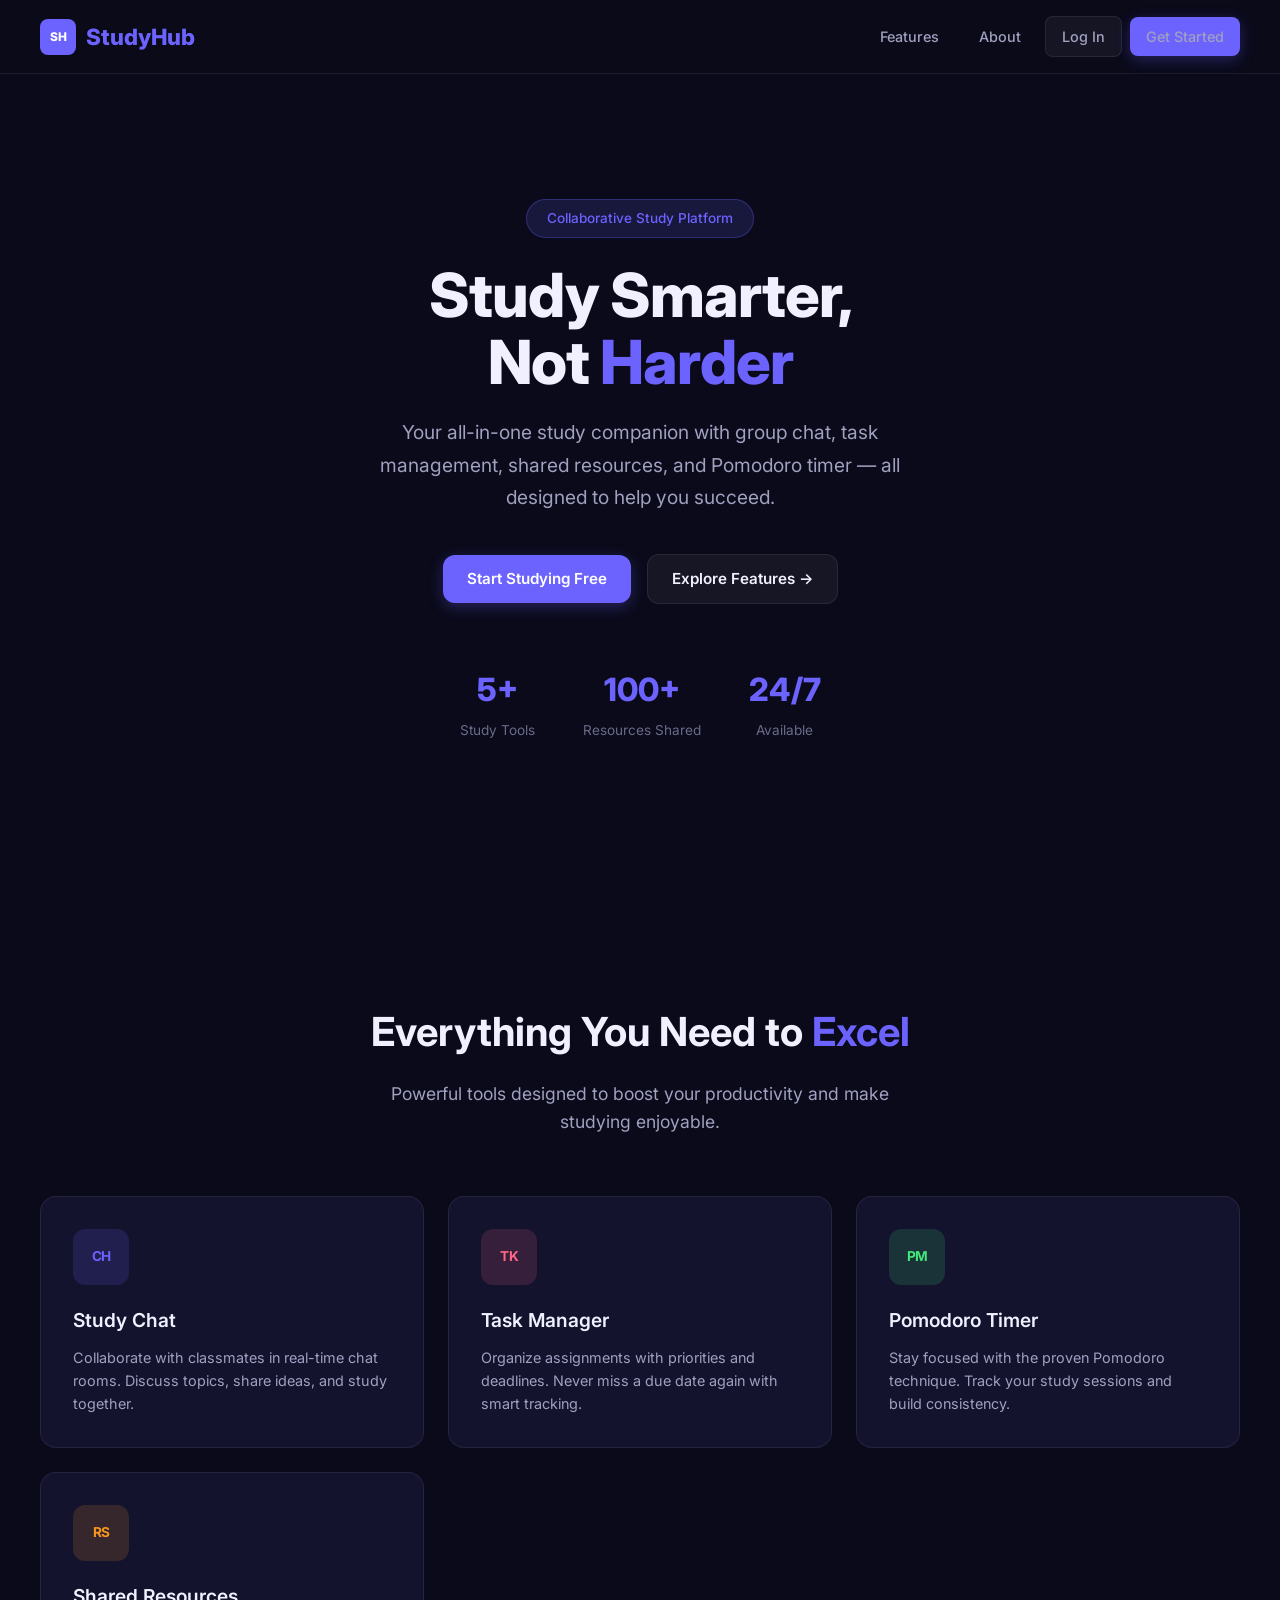
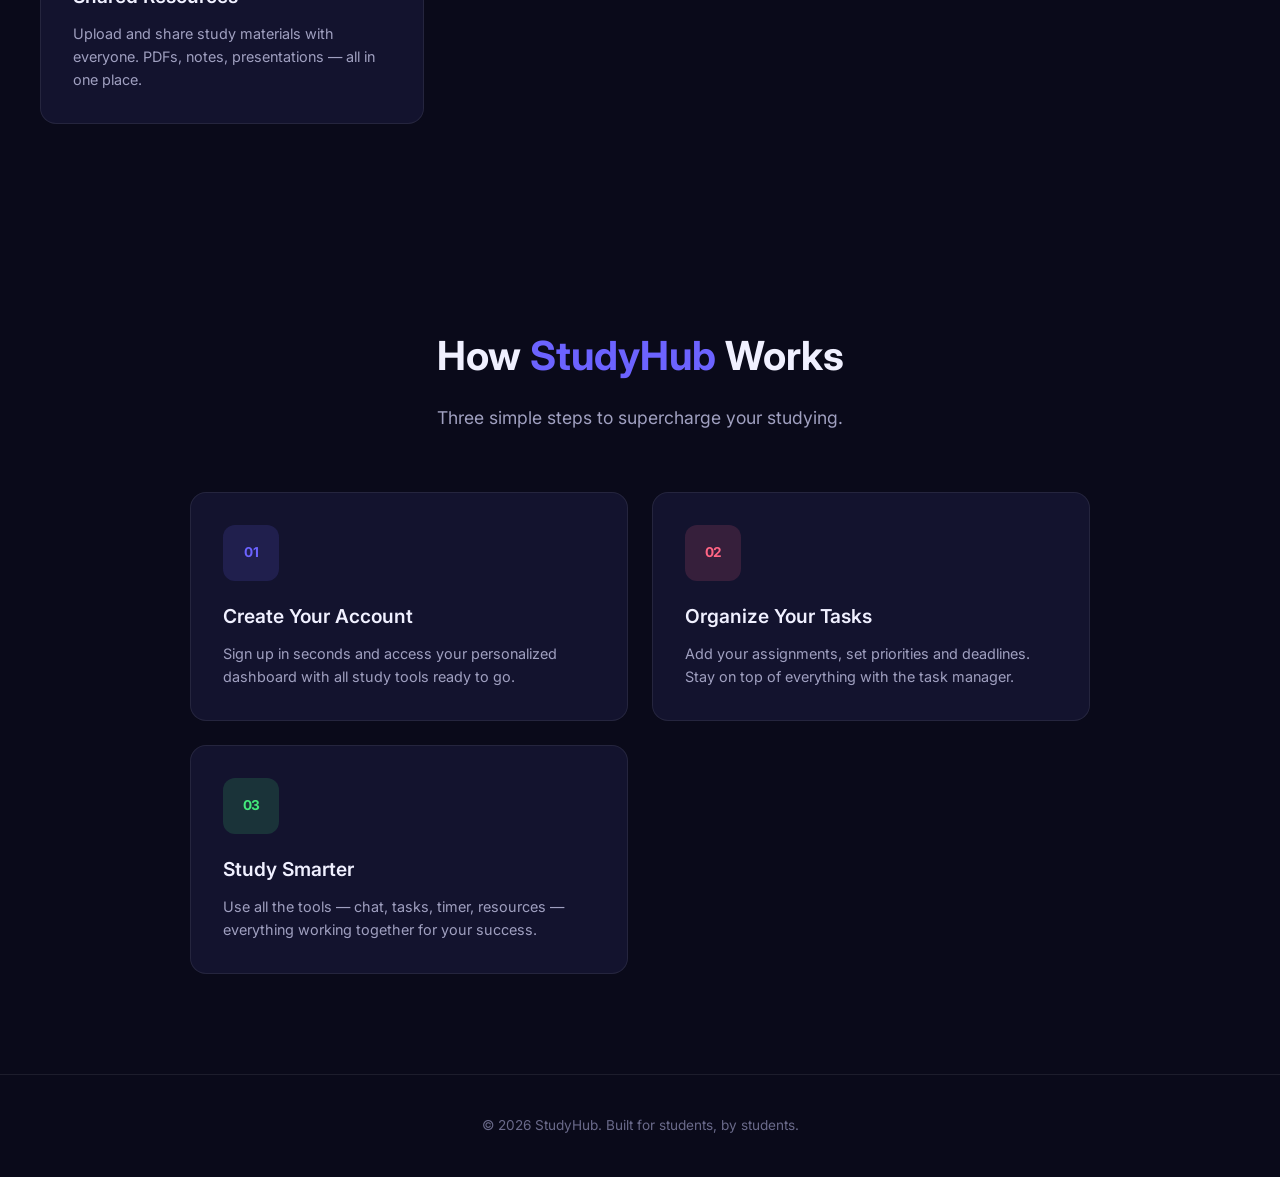
<file: frontend/index.html>
<!DOCTYPE html>
<html lang="en">
<head>
    <meta charset="UTF-8">
    <meta name="viewport" content="width=device-width, initial-scale=1.0">
    <meta name="description" content="StudyHub - Your collaborative study platform. Manage tasks, chat with peers, and share resources.">
    <title>StudyHub – Collaborative Study Platform</title>
    <link rel="stylesheet" href="style.css">
    <link rel="icon" href="data:image/svg+xml,<svg xmlns='http://www.w3.org/2000/svg' viewBox='0 0 100 100'><rect rx='20' width='100' height='100' fill='%236C63FF'/><text x='50' y='62' font-size='48' fill='white' text-anchor='middle' font-weight='bold'>SH</text></svg>">
</head>
<body>

    <!-- Navigation -->
    <nav class="navbar" id="navbar">
        <a href="index.html" class="nav-logo">
            <div class="nav-logo-icon">SH</div>
            <span>StudyHub</span>
        </a>
        <ul class="nav-links">
            <li><a href="#features">Features</a></li>
            <li><a href="#about">About</a></li>
            <li><a href="login.html" class="btn btn-secondary btn-sm">Log In</a></li>
            <li><a href="login.html#signup" class="btn btn-primary btn-sm">Get Started</a></li>
        </ul>
    </nav>

    <!-- Hero Section -->
    <section class="hero" id="hero">
        <div class="hero-content">
            <div class="hero-badge">
                Collaborative Study Platform
            </div>
            <h1>
                Study Smarter,<br>
                Not <span class="highlight">Harder</span>
            </h1>
            <p>
                Your all-in-one study companion with group chat, task management,
                shared resources, and Pomodoro timer — all designed to help you succeed.
            </p>
            <div class="hero-buttons">
                <a href="login.html#signup" class="btn btn-primary" id="hero-cta">
                    Start Studying Free
                </a>
                <a href="#features" class="btn btn-secondary" id="hero-features">
                    Explore Features →
                </a>
            </div>
            <div class="hero-stats">
                <div class="hero-stat">
                    <div class="hero-stat-number">5+</div>
                    <div class="hero-stat-label">Study Tools</div>
                </div>
                <div class="hero-stat">
                    <div class="hero-stat-number">100+</div>
                    <div class="hero-stat-label">Resources Shared</div>
                </div>
                <div class="hero-stat">
                    <div class="hero-stat-number">24/7</div>
                    <div class="hero-stat-label">Available</div>
                </div>
            </div>
        </div>
    </section>

    <!-- Features Section -->
    <section class="features" id="features">
        <div class="section-header">
            <h2>Everything You Need to <span class="highlight">Excel</span></h2>
            <p>Powerful tools designed to boost your productivity and make studying enjoyable.</p>
        </div>
        <div class="features-grid">
            <div class="feature-card" id="feature-chat">
                <div class="feature-icon purple">CH</div>
                <h3>Study Chat</h3>
                <p>Collaborate with classmates in real-time chat rooms. Discuss topics, share ideas, and study together.</p>
            </div>
            <div class="feature-card" id="feature-tasks">
                <div class="feature-icon pink">TK</div>
                <h3>Task Manager</h3>
                <p>Organize assignments with priorities and deadlines. Never miss a due date again with smart tracking.</p>
            </div>
            <div class="feature-card" id="feature-pomodoro">
                <div class="feature-icon green">PM</div>
                <h3>Pomodoro Timer</h3>
                <p>Stay focused with the proven Pomodoro technique. Track your study sessions and build consistency.</p>
            </div>
            <div class="feature-card" id="feature-resources">
                <div class="feature-icon orange">RS</div>
                <h3>Shared Resources</h3>
                <p>Upload and share study materials with everyone. PDFs, notes, presentations — all in one place.</p>
            </div>
        </div>
    </section>

    <!-- About Section -->
    <section class="features" id="about">
        <div class="section-header">
            <h2>How <span class="highlight">StudyHub</span> Works</h2>
            <p>Three simple steps to supercharge your studying.</p>
        </div>
        <div class="features-grid" style="max-width: 900px;">
            <div class="feature-card" id="step-1">
                <div class="feature-icon purple">01</div>
                <h3>Create Your Account</h3>
                <p>Sign up in seconds and access your personalized dashboard with all study tools ready to go.</p>
            </div>
            <div class="feature-card" id="step-2">
                <div class="feature-icon pink">02</div>
                <h3>Organize Your Tasks</h3>
                <p>Add your assignments, set priorities and deadlines. Stay on top of everything with the task manager.</p>
            </div>
            <div class="feature-card" id="step-3">
                <div class="feature-icon green">03</div>
                <h3>Study Smarter</h3>
                <p>Use all the tools — chat, tasks, timer, resources — everything working together for your success.</p>
            </div>
        </div>
    </section>

    <!-- Footer -->
    <footer class="footer">
        <p>&copy; 2026 StudyHub. Built for students, by students.</p>
    </footer>

    <script src="https://code.jquery.com/jquery-3.7.1.min.js"></script>
    <script>
        // Smooth scroll for anchor links
        $('a[href^="#"]').on('click', function(e) {
            e.preventDefault();
            var target = $($(this).attr('href'));
            if (target.length) target[0].scrollIntoView({ behavior: 'smooth' });
        });

        // Navbar background on scroll
        $(window).on('scroll', function() {
            if ($(window).scrollTop() > 50) {
                $('#navbar').css('background', 'rgba(10, 10, 26, 0.95)');
            } else {
                $('#navbar').css('background', 'rgba(10, 10, 26, 0.8)');
            }
        });

        // Redirect if already logged in
        if (localStorage.getItem('studyhub_token')) {
            $('.nav-links').html(
                '<li><a href="#features">Features</a></li>' +
                '<li><a href="dashboard.html" class="btn btn-primary btn-sm">Dashboard</a></li>'
            );
        }
    </script>
</body>
</html>
</file>
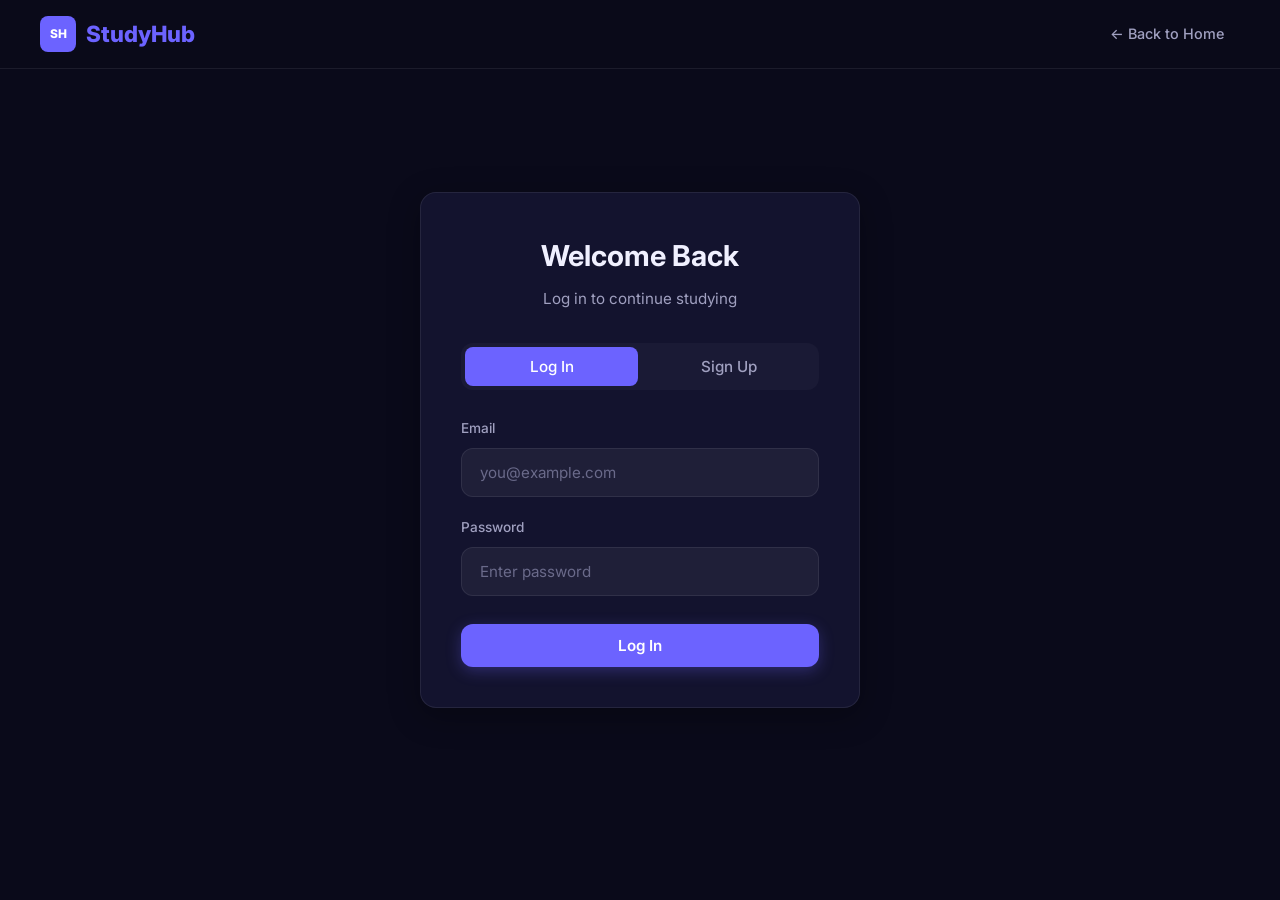
<file: frontend/dashboard.html>
<!DOCTYPE html>
<html lang="en">

<head>
    <meta charset="UTF-8">
    <meta name="viewport" content="width=device-width, initial-scale=1.0">
    <meta name="description" content="StudyHub Dashboard - Manage your studies with collaborative tools.">
    <title>StudyHub – Dashboard</title>
    <link rel="stylesheet" href="style.css">
    <link rel="icon"
        href="data:image/svg+xml,<svg xmlns='http://www.w3.org/2000/svg' viewBox='0 0 100 100'><rect rx='20' width='100' height='100' fill='%236C63FF'/><text x='50' y='62' font-size='48' fill='white' text-anchor='middle' font-weight='bold'>SH</text></svg>">
</head>

<body>

    <div class="dashboard">
        <!-- Sidebar -->
        <aside class="sidebar" id="sidebar">
            <div class="sidebar-logo">
                <div class="nav-logo-icon">SH</div>
                <span>StudyHub</span>
            </div>

            <div class="sidebar-section">
                <div class="sidebar-section-title">Main</div>
                <div class="sidebar-item active" onclick="switchPanel('chat')" id="nav-chat">
                    <span class="icon">&gt;</span>
                    <span>Study Chat</span>
                </div>
                <div class="sidebar-item" onclick="switchPanel('tasks')" id="nav-tasks">
                    <span class="icon">&bull;</span>
                    <span>Task Manager</span>
                </div>
                <div class="sidebar-item" onclick="switchPanel('common')" id="nav-common">
                    <span class="icon">#</span>
                    <span>Common Tasks</span>
                </div>
                <div class="sidebar-item" onclick="switchPanel('pomodoro')" id="nav-pomodoro">
                    <span class="icon">~</span>
                    <span>Pomodoro</span>
                </div>
            </div>

            <div class="sidebar-section">
                <div class="sidebar-section-title">Community</div>
                <div class="sidebar-item" onclick="switchPanel('resources')" id="nav-resources">
                    <span class="icon">/</span>
                    <span>Resources</span>
                </div>
            </div>

            <div class="sidebar-user" id="sidebar-user">
                <div class="sidebar-avatar" id="user-avatar">?</div>
                <div class="sidebar-user-info">
                    <div class="sidebar-user-name" id="user-display-name">Loading...</div>
                    <div class="sidebar-user-email" id="user-display-email">...</div>
                </div>
                <button class="btn-icon btn-secondary" onclick="logout()" title="Log out"
                    style="font-size:0.8rem;">Exit</button>
            </div>
        </aside>

        <!-- Main Content -->
        <main class="main-content">

            <!-- ========== Study Chat Panel ========== -->
            <div class="panel active" id="panel-chat">
                <div class="panel-header">
                    <h2>Study Chat</h2>
                    <span class="badge badge-primary" id="chat-room-label"># general</span>
                </div>
                <div class="chat-room-bar">
                    <button class="chat-room-btn active" onclick="switchRoom('general')"># general</button>
                    <button class="chat-room-btn" onclick="switchRoom('math')"># math</button>
                    <button class="chat-room-btn" onclick="switchRoom('science')"># science</button>
                    <button class="chat-room-btn" onclick="switchRoom('programming')"># programming</button>
                    <button class="chat-room-btn" onclick="switchRoom('exam-prep')"># exam-prep</button>
                </div>
                <div class="chat-container">
                    <div class="chat-messages" id="chat-messages">
                        <div style="text-align:center; color:#6a6a8a; padding:40px; font-size:0.9rem;">
                            Welcome to <strong>#general</strong>! Start the conversation.
                        </div>
                    </div>
                    <div class="chat-input-area">
                        <input type="text" class="input-field" id="chat-input" placeholder="Type a message..."
                            onkeydown="if(event.key==='Enter')sendMessage()">
                        <button class="btn btn-primary" onclick="sendMessage()" id="chat-send-btn">Send</button>
                    </div>
                </div>
            </div>

            <!-- ========== Task Manager Panel ========== -->
            <div class="panel" id="panel-tasks">
                <div class="panel-header">
                    <h2>Task Manager</h2>
                    <button class="btn btn-primary btn-sm" onclick="toggleAddTask()" id="add-task-toggle">+ Add
                        Task</button>
                </div>

                <!-- Add Task Form -->
                <div class="add-task-form" id="add-task-form">
                    <h3 style="margin-bottom:16px;">New Task</h3>
                    <div class="form-group">
                        <input type="text" class="input-field" id="task-title-input" placeholder="Task title...">
                    </div>
                    <div class="form-group">
                        <textarea class="input-field" id="task-desc-input" placeholder="Description (optional)"
                            rows="2"></textarea>
                    </div>
                    <div class="form-row">
                        <div class="form-group">
                            <label style="font-size:0.8rem; color:#6a6a8a; margin-bottom:4px;">Due
                                Date</label>
                            <input type="date" class="input-field" id="task-date-input">
                        </div>
                        <div class="form-group">
                            <label style="font-size:0.8rem; color:#6a6a8a; margin-bottom:4px;">Priority</label>
                            <select class="input-field" id="task-priority-input">
                                <option value="low">Low</option>
                                <option value="medium" selected>Medium</option>
                                <option value="high">High</option>
                            </select>
                        </div>
                    </div>
                    <div style="display:flex; gap:8px;">
                        <button class="btn btn-primary btn-sm" onclick="addTask()">Add Task</button>
                        <button class="btn btn-secondary btn-sm" onclick="toggleAddTask()">Cancel</button>
                    </div>
                </div>

                <!-- Task Filters -->
                <div class="task-controls">
                    <button class="task-filter-btn active" onclick="filterTasks('all', this)">All</button>
                    <button class="task-filter-btn" onclick="filterTasks('pending', this)">Pending</button>
                    <button class="task-filter-btn" onclick="filterTasks('in_progress', this)">In Progress</button>
                    <button class="task-filter-btn" onclick="filterTasks('completed', this)">Completed</button>
                </div>

                <!-- Task List -->
                <div class="task-list" id="task-list">
                    <div style="text-align:center; color:#6a6a8a; padding:40px;">
                        No tasks yet. Click "+ Add Task" to get started!
                    </div>
                </div>
            </div>

            <!-- ========== Common Tasks Panel ========== -->
            <div class="panel" id="panel-common">
                <div class="panel-header">
                    <h2>Common Tasks</h2>
                    <button class="btn btn-primary btn-sm" onclick="toggleAddCommonTask()" id="add-common-toggle">+ Add
                        Shared Task</button>
                </div>

                <!-- Add Common Task Form -->
                <div class="add-task-form" id="add-common-form">
                    <h3 style="margin-bottom:16px;">New Shared Task</h3>
                    <div class="form-group">
                        <input type="text" class="input-field" id="common-title-input"
                            placeholder="Assignment title...">
                    </div>
                    <div class="form-group">
                        <textarea class="input-field" id="common-desc-input"
                            placeholder="Links or instructions (optional)" rows="2"></textarea>
                    </div>
                    <div class="form-row">
                        <div class="form-group">
                            <label style="font-size:0.8rem; color:#6a6a8a; margin-bottom:4px;">Due Date</label>
                            <input type="date" class="input-field" id="common-date-input">
                        </div>
                        <div class="form-group">
                            <label style="font-size:0.8rem; color:#6a6a8a; margin-bottom:4px;">Priority</label>
                            <select class="input-field" id="common-priority-input">
                                <option value="low">Low</option>
                                <option value="medium" selected>Medium</option>
                                <option value="high">High</option>
                            </select>
                        </div>
                    </div>
                    <div style="display:flex; gap:8px;">
                        <button class="btn btn-primary btn-sm" onclick="addCommonTask()">Post Task</button>
                        <button class="btn btn-secondary btn-sm" onclick="toggleAddCommonTask()">Cancel</button>
                    </div>
                </div>

                <!-- Common Task List -->
                <div class="task-list" id="common-task-list">
                    <div style="text-align:center; color:#6a6a8a; padding:40px;">
                        No common tasks yet. Be the first to post!
                    </div>
                </div>
            </div>

            <!-- ========== Pomodoro Timer Panel ========== -->
            <div class="panel" id="panel-pomodoro">
                <div class="panel-header">
                    <h2>Pomodoro Timer</h2>
                </div>

                <div class="pomodoro-container">
                    <div class="pomodoro-tabs">
                        <button class="pomodoro-tab active" onclick="setPomodoro('work', 25, this)">Focus</button>
                        <button class="pomodoro-tab" onclick="setPomodoro('short_break', 5, this)">Short Break</button>
                        <button class="pomodoro-tab" onclick="setPomodoro('long_break', 15, this)">Long Break</button>
                    </div>

                    <div class="pomodoro-display">
                        <div class="pomodoro-circle" id="pomo-circle">
                            <div class="pomodoro-time" id="pomo-time">25:00</div>
                            <div class="pomodoro-label" id="pomo-label">Focus Session</div>
                        </div>
                    </div>

                    <div class="pomodoro-controls">
                        <button class="btn btn-primary" onclick="togglePomodoro()" id="pomo-toggle-btn">Start</button>
                        <button class="btn btn-secondary" onclick="resetPomodoro()">Reset</button>
                    </div>

                    <div class="pomodoro-stats">
                        <div class="pomo-stat-card">
                            <div class="pomo-stat-value" id="pomo-today-sessions">0</div>
                            <div class="pomo-stat-label">Today's Sessions</div>
                        </div>
                        <div class="pomo-stat-card">
                            <div class="pomo-stat-value" id="pomo-today-minutes">0</div>
                            <div class="pomo-stat-label">Minutes Today</div>
                        </div>
                        <div class="pomo-stat-card">
                            <div class="pomo-stat-value" id="pomo-total-sessions">0</div>
                            <div class="pomo-stat-label">Total Sessions</div>
                        </div>
                    </div>
                </div>
            </div>

            <!-- ========== Resources Panel ========== -->
            <div class="panel" id="panel-resources">
                <div class="panel-header">
                    <h2>Shared Resources</h2>
                    <button class="btn btn-primary btn-sm" onclick="toggleUploadForm()" id="upload-toggle-btn">+ Upload
                        Resource</button>
                </div>

                <!-- Upload Form -->
                <div class="add-task-form" id="upload-form">
                    <h3 style="margin-bottom:16px;">Upload Resource</h3>
                    <div class="form-group">
                        <input type="text" class="input-field" id="resource-title-input"
                            placeholder="Resource title...">
                    </div>
                    <div class="form-group">
                        <select class="input-field" id="resource-category-input">
                            <option value="general">General</option>
                            <option value="notes">Notes</option>
                            <option value="textbook">Textbook</option>
                            <option value="assignment">Assignment</option>
                            <option value="presentation">Presentation</option>
                            <option value="cheatsheet">Cheat Sheet</option>
                            <option value="other">Other</option>
                        </select>
                    </div>
                    <div class="form-group">
                        <input type="file" class="input-field" id="resource-file-input"
                            accept=".pdf,.doc,.docx,.xls,.xlsx,.ppt,.pptx,.jpg,.jpeg,.png,.gif,.webp,.txt,.zip,.rar">
                        <div style="font-size:0.75rem; color:#6a6a8a; margin-top:4px;">
                            Max 10 MB • PDF, DOC, XLS, PPT, Images, TXT, ZIP
                        </div>
                    </div>
                    <div style="display:flex; gap:8px;">
                        <button class="btn btn-primary btn-sm" onclick="uploadResource()"
                            id="upload-btn">Upload</button>
                        <button class="btn btn-secondary btn-sm" onclick="toggleUploadForm()">Cancel</button>
                    </div>
                </div>

                <!-- Resource List -->
                <div class="task-list" id="resource-list" style="margin-top:16px;">
                    <div style="text-align:center; color:#6a6a8a; padding:40px;">
                        No resources yet. Be the first to share!
                    </div>
                </div>
            </div>

        </main>
    </div>

    <!-- Scripts -->
    <script src="https://code.jquery.com/jquery-3.7.1.min.js"></script>
    <script src="app.js"></script>
</body>

</html>
</file>
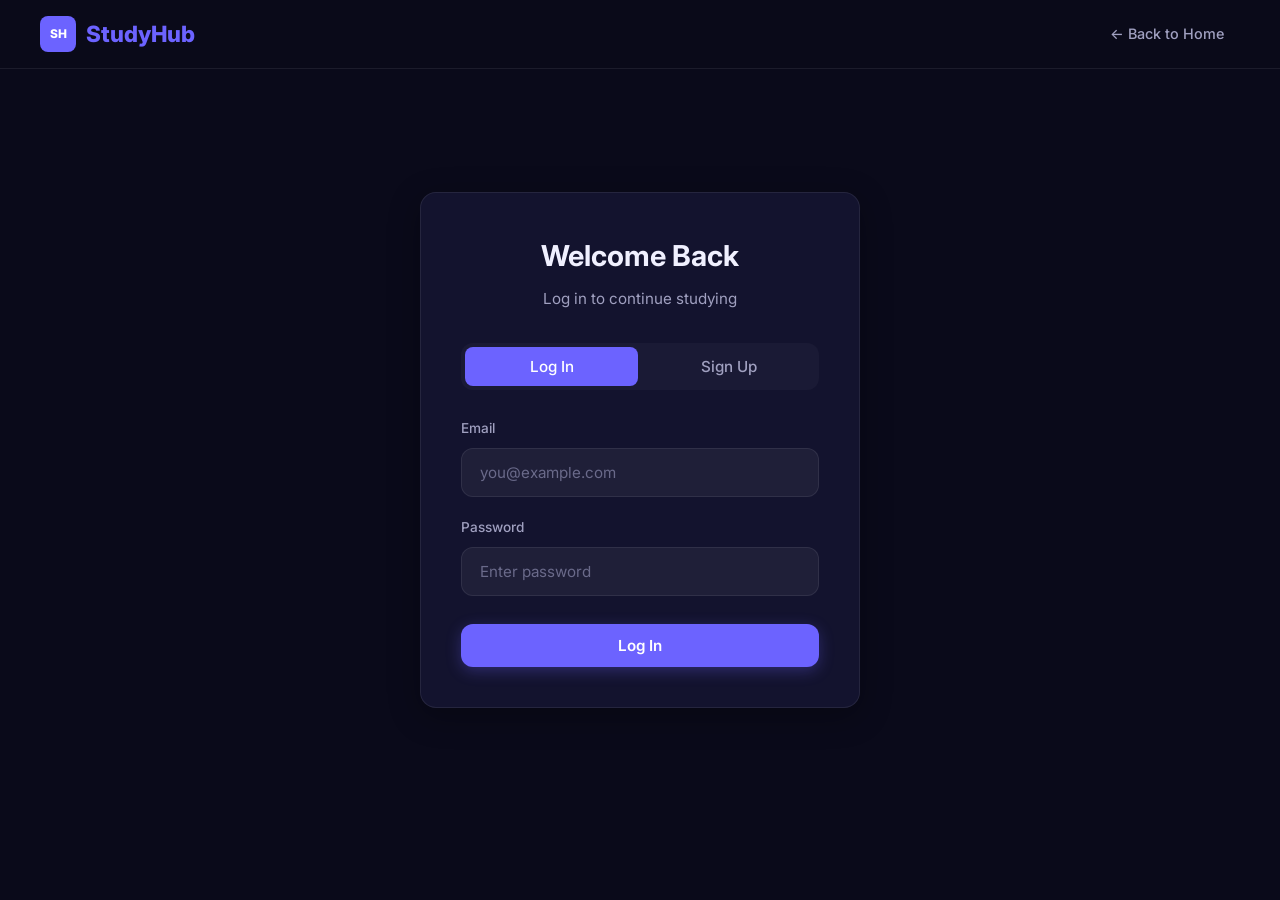
<file: frontend/login.html>
<!DOCTYPE html>
<html lang="en">

<head>
    <meta charset="UTF-8">
    <meta name="viewport" content="width=device-width, initial-scale=1.0">
    <meta name="description" content="Log in or create your StudyHub account to access collaborative study tools.">
    <title>StudyHub – Login</title>
    <link rel="stylesheet" href="style.css">
    <link rel="icon"
        href="data:image/svg+xml,<svg xmlns='http://www.w3.org/2000/svg' viewBox='0 0 100 100'><rect rx='20' width='100' height='100' fill='%236C63FF'/><text x='50' y='62' font-size='48' fill='white' text-anchor='middle' font-weight='bold'>SH</text></svg>">
</head>

<body>

    <!-- Navigation -->
    <nav class="navbar">
        <a href="index.html" class="nav-logo">
            <div class="nav-logo-icon">SH</div>
            <span>StudyHub</span>
        </a>
        <ul class="nav-links">
            <li><a href="index.html">← Back to Home</a></li>
        </ul>
    </nav>

    <div class="auth-container">
        <div class="auth-card card">
            <div class="auth-header">
                <h2 id="auth-title">Welcome Back</h2>
                <p id="auth-subtitle">Log in to continue studying</p>
            </div>

            <!-- Auth Tabs -->
            <div class="auth-tabs">
                <button class="auth-tab active" id="tab-login" onclick="switchTab('login')">Log In</button>
                <button class="auth-tab" id="tab-signup" onclick="switchTab('signup')">Sign Up</button>
            </div>

            <!-- Login Form -->
            <form id="login-form" onsubmit="handleLogin(event)">
                <div class="form-group">
                    <label for="login-email">Email</label>
                    <input type="email" id="login-email" class="input-field" placeholder="you@example.com" required>
                </div>
                <div class="form-group">
                    <label for="login-password">Password</label>
                    <input type="password" id="login-password" class="input-field" placeholder="Enter password"
                        required>
                </div>
                <button type="submit" class="btn btn-primary" style="width:100%;margin-top:8px;" id="login-btn">
                    Log In
                </button>
            </form>

            <!-- Signup Form -->
            <form id="signup-form" style="display:none;" onsubmit="handleSignup(event)">
                <div class="form-group">
                    <label for="signup-username">Username</label>
                    <input type="text" id="signup-username" class="input-field" placeholder="Choose a username" required
                        minlength="3">
                </div>
                <div class="form-group">
                    <label for="signup-email">Email</label>
                    <input type="email" id="signup-email" class="input-field" placeholder="you@example.com" required>
                </div>
                <div class="form-group">
                    <label for="signup-password">Password</label>
                    <input type="password" id="signup-password" class="input-field" placeholder="Min 6 characters"
                        required minlength="6">
                </div>
                <div class="form-group">
                    <label for="signup-confirm">Confirm Password</label>
                    <input type="password" id="signup-confirm" class="input-field" placeholder="Repeat password"
                        required>
                </div>
                <button type="submit" class="btn btn-primary" style="width:100%;margin-top:8px;" id="signup-btn">
                    Create Account
                </button>
            </form>

            <!-- Messages -->
            <div class="form-error" id="form-error"></div>
            <div class="form-success" id="form-success"></div>
        </div>
    </div>

    <script src="https://code.jquery.com/jquery-3.7.1.min.js"></script>
    <script>
        // API base path (relative to XAMPP)
        var API_BASE = '../api';

        // Check if coming from signup link
        if (window.location.hash === '#signup') {
            switchTab('signup');
        }

        // Redirect if already logged in
        if (localStorage.getItem('studyhub_token')) {
            window.location.href = 'dashboard.html';
        }

        function switchTab(tab) {
            hideMessages();
            if (tab === 'login') {
                $('#login-form').show();
                $('#signup-form').hide();
                $('#tab-login').addClass('active');
                $('#tab-signup').removeClass('active');
                $('#auth-title').text('Welcome Back');
                $('#auth-subtitle').text('Log in to continue studying');
            } else {
                $('#login-form').hide();
                $('#signup-form').show();
                $('#tab-login').removeClass('active');
                $('#tab-signup').addClass('active');
                $('#auth-title').text('Create Account');
                $('#auth-subtitle').text('Join StudyHub and start learning');
            }
        }

        function showError(msg) {
            $('#form-error').text(msg).show();
            $('#form-success').hide();
        }

        function showSuccess(msg) {
            $('#form-success').text(msg).show();
            $('#form-error').hide();
        }

        function hideMessages() {
            $('#form-error').hide();
            $('#form-success').hide();
        }

        function handleLogin(e) {
            e.preventDefault();
            hideMessages();

            var email = $('#login-email').val();
            var password = $('#login-password').val();
            var $btn = $('#login-btn');

            $btn.html('<span class="spinner"></span> Logging in...').prop('disabled', true);

            $.ajax({
                url: API_BASE + '/auth.php?action=login',
                method: 'POST',
                contentType: 'application/json',
                data: JSON.stringify({ email: email, password: password }),
                success: function (data) {
                    localStorage.setItem('studyhub_token', data.token);
                    localStorage.setItem('studyhub_user', JSON.stringify(data.user));
                    showSuccess('Login successful! Redirecting...');
                    setTimeout(function () {
                        window.location.href = 'dashboard.html';
                    }, 800);
                },
                error: function (xhr) {
                    var resp = xhr.responseJSON || {};
                    showError(resp.error || 'Login failed');
                },
                complete: function () {
                    $btn.html('Log In').prop('disabled', false);
                }
            });
        }

        function handleSignup(e) {
            e.preventDefault();
            hideMessages();

            var username = $('#signup-username').val();
            var email = $('#signup-email').val();
            var password = $('#signup-password').val();
            var confirm = $('#signup-confirm').val();
            var $btn = $('#signup-btn');

            if (password !== confirm) {
                showError('Passwords do not match');
                return;
            }

            $btn.html('<span class="spinner"></span> Creating account...').prop('disabled', true);

            $.ajax({
                url: API_BASE + '/auth.php?action=signup',
                method: 'POST',
                contentType: 'application/json',
                data: JSON.stringify({ username: username, email: email, password: password }),
                success: function (data) {
                    localStorage.setItem('studyhub_token', data.token);
                    localStorage.setItem('studyhub_user', JSON.stringify(data.user));
                    showSuccess('Account created! Redirecting to dashboard...');
                    setTimeout(function () {
                        window.location.href = 'dashboard.html';
                    }, 800);
                },
                error: function (xhr) {
                    var resp = xhr.responseJSON || {};
                    showError(resp.error || 'Signup failed');
                },
                complete: function () {
                    $btn.html('Create Account').prop('disabled', false);
                }
            });
        }
    </script>
</body>

</html>
</file>
<file: frontend/style.css>
/* ==========================================
   StudyHub CSS Styles
   Made by a student for students
   ========================================== */

/* bring in a nice font from google */
@import url('https://fonts.googleapis.com/css2?family=Inter:wght@300;400;500;600;700;800&display=swap');


/* ==========================================
   RESET - clear default browser styles
   ========================================== */

* {
    margin: 0;
    padding: 0;
    box-sizing: border-box;
}

html {
    scroll-behavior: smooth;
}

body {
    font-family: 'Inter', sans-serif;
    background-color: #0a0a1a;
    color: #f0f0ff;
    min-height: 100vh;
    line-height: 1.6;
}

a {
    text-decoration: none;
    color: inherit;
}

button {
    cursor: pointer;
    border: none;
    outline: none;
    font-family: 'Inter', sans-serif;
}

input {
    font-family: 'Inter', sans-serif;
    outline: none;
    border: none;
}

textarea {
    font-family: 'Inter', sans-serif;
    outline: none;
    border: none;
}

select {
    font-family: 'Inter', sans-serif;
    outline: none;
    border: none;
}


/* ==========================================
   SCROLLBAR - make it purple
   ========================================== */

::-webkit-scrollbar {
    width: 6px;
}

::-webkit-scrollbar-track {
    background: transparent;
}

::-webkit-scrollbar-thumb {
    background: #6C63FF;
    border-radius: 3px;
}


/* ==========================================
   ANIMATIONS - just a simple fade in
   ========================================== */

@keyframes fadeInUp {
    from {
        opacity: 0;
        transform: translateY(30px);
    }
    to {
        opacity: 1;
        transform: translateY(0);
    }
}

@keyframes fadeIn {
    from {
        opacity: 0;
    }
    to {
        opacity: 1;
    }
}

@keyframes spin {
    from {
        transform: rotate(0deg);
    }
    to {
        transform: rotate(360deg);
    }
}

@keyframes pulse {
    0% {
        opacity: 1;
    }
    50% {
        opacity: 0.5;
    }
    100% {
        opacity: 1;
    }
}


/* ==========================================
   GLASS CARD - used in many places
   ========================================== */

.glass {
    background-color: rgba(255, 255, 255, 0.05);
    border: 1px solid rgba(255, 255, 255, 0.08);
}

.card {
    background-color: rgba(25, 25, 60, 0.6);
    border: 1px solid rgba(255, 255, 255, 0.08);
    border-radius: 16px;
    box-shadow: 0 8px 32px rgba(0, 0, 0, 0.3);
}


/* ==========================================
   BUTTONS - all the different button styles
   ========================================== */

.btn {
    display: inline-flex;
    align-items: center;
    justify-content: center;
    gap: 8px;
    padding: 12px 24px;
    border-radius: 12px;
    font-weight: 600;
    font-size: 0.95rem;
    transition: all 0.3s ease;
}

/* primary button - purple */
.btn-primary {
    background-color: #6C63FF;
    color: white;
    box-shadow: 0 4px 15px rgba(108, 99, 255, 0.3);
}

.btn-primary:hover {
    transform: translateY(-2px);
    box-shadow: 0 6px 25px rgba(108, 99, 255, 0.5);
}

/* secondary button - transparent with border */
.btn-secondary {
    background-color: rgba(255, 255, 255, 0.05);
    border: 1px solid rgba(255, 255, 255, 0.08);
    color: #f0f0ff;
}

.btn-secondary:hover {
    background-color: rgba(255, 255, 255, 0.1);
    border-color: #6C63FF;
}

/* accent button - pinkish */
.btn-accent {
    background-color: #FF6584;
    color: white;
    box-shadow: 0 4px 15px rgba(255, 101, 132, 0.3);
}

.btn-accent:hover {
    transform: translateY(-2px);
    box-shadow: 0 6px 25px rgba(255, 101, 132, 0.5);
}

/* danger button - red */
.btn-danger {
    background-color: rgba(255, 70, 70, 0.2);
    border: 1px solid rgba(255, 70, 70, 0.3);
    color: #ff6666;
}

.btn-danger:hover {
    background-color: rgba(255, 70, 70, 0.3);
}

/* small button */
.btn-sm {
    padding: 8px 16px;
    font-size: 0.85rem;
}

/* icon-only button */
.btn-icon {
    width: 40px;
    height: 40px;
    padding: 0;
    border-radius: 8px;
}


/* ==========================================
   INPUT FIELDS - text inputs, textareas, selects
   ========================================== */

.input-field {
    width: 100%;
    padding: 14px 18px;
    background-color: rgba(255, 255, 255, 0.05);
    border: 1px solid rgba(255, 255, 255, 0.08);
    border-radius: 12px;
    color: #f0f0ff;
    font-size: 0.95rem;
    transition: all 0.3s ease;
}

.input-field:focus {
    border-color: #6C63FF;
    box-shadow: 0 0 0 3px rgba(108, 99, 255, 0.15);
    background-color: rgba(255, 255, 255, 0.08);
}

.input-field::placeholder {
    color: #6a6a8a;
}

/* FIX: make dropdown options readable on dark background */
select.input-field option {
    background-color: #1a1a3e;
    color: #f0f0ff;
    padding: 8px;
}


/* ==========================================
   BADGES - small colored labels
   ========================================== */

.badge {
    display: inline-flex;
    align-items: center;
    padding: 4px 10px;
    border-radius: 20px;
    font-size: 0.75rem;
    font-weight: 600;
    text-transform: uppercase;
    letter-spacing: 0.5px;
}

.badge-primary {
    background-color: rgba(108, 99, 255, 0.2);
    color: #6C63FF;
}

.badge-green {
    background-color: rgba(67, 233, 123, 0.2);
    color: #43E97B;
}

.badge-orange {
    background-color: rgba(247, 151, 30, 0.2);
    color: #F7971E;
}

.badge-red {
    background-color: rgba(255, 101, 132, 0.2);
    color: #FF6584;
}


/* ==========================================
   NAVIGATION BAR - top bar on landing/login
   ========================================== */

.navbar {
    position: fixed;
    top: 0;
    left: 0;
    right: 0;
    z-index: 1000;
    padding: 16px 40px;
    display: flex;
    align-items: center;
    justify-content: space-between;
    background-color: rgba(10, 10, 26, 0.9);
    border-bottom: 1px solid rgba(255, 255, 255, 0.08);
}

/* the logo in the navbar */
.nav-logo {
    display: flex;
    align-items: center;
    gap: 10px;
    font-size: 1.4rem;
    font-weight: 800;
}

.nav-logo span {
    color: #6C63FF;
}

/* the little icon box next to the logo text */
.nav-logo-icon {
    width: 36px;
    height: 36px;
    background-color: #6C63FF;
    border-radius: 8px;
    display: flex;
    align-items: center;
    justify-content: center;
    font-size: 0.75rem;
    font-weight: 800;
    color: #fff;
    letter-spacing: -0.5px;
}

/* links in the navbar */
.nav-links {
    display: flex;
    align-items: center;
    gap: 8px;
    list-style: none;
}

.nav-links a {
    padding: 8px 16px;
    border-radius: 8px;
    color: #a0a0c0;
    font-weight: 500;
    font-size: 0.9rem;
    transition: all 0.3s ease;
}

.nav-links a:hover {
    color: #f0f0ff;
    background-color: rgba(255, 255, 255, 0.05);
}

.nav-links a.active {
    color: #6C63FF;
    background-color: rgba(108, 99, 255, 0.1);
}


/* ==========================================
   HERO SECTION - big landing page area
   ========================================== */

.hero {
    min-height: 100vh;
    display: flex;
    align-items: center;
    justify-content: center;
    padding: 120px 40px 80px;
    position: relative;
    overflow: hidden;
}

.hero-content {
    text-align: center;
    max-width: 800px;
    position: relative;
    z-index: 1;
    animation: fadeInUp 0.8s ease;
}

/* the little badge that says "Collaborative Study Platform" */
.hero-badge {
    display: inline-flex;
    align-items: center;
    gap: 8px;
    padding: 8px 20px;
    background-color: rgba(108, 99, 255, 0.15);
    border: 1px solid rgba(108, 99, 255, 0.3);
    border-radius: 50px;
    font-size: 0.85rem;
    color: #6C63FF;
    font-weight: 500;
    margin-bottom: 24px;
}

/* the big title */
.hero h1 {
    font-size: 3.8rem;
    font-weight: 800;
    line-height: 1.1;
    margin-bottom: 20px;
    letter-spacing: -1px;
}

/* the highlighted word in the title */
.hero h1 .highlight {
    color: #6C63FF;
}

/* paragraph under the title */
.hero p {
    font-size: 1.2rem;
    color: #a0a0c0;
    max-width: 600px;
    margin: 0 auto 40px;
    line-height: 1.7;
}

/* the two buttons under the paragraph */
.hero-buttons {
    display: flex;
    align-items: center;
    justify-content: center;
    gap: 16px;
    flex-wrap: wrap;
}

/* the stats under the buttons */
.hero-stats {
    display: flex;
    align-items: center;
    justify-content: center;
    gap: 48px;
    margin-top: 60px;
    animation: fadeInUp 0.8s ease 0.3s both;
}

.hero-stat {
    text-align: center;
}

.hero-stat-number {
    font-size: 2rem;
    font-weight: 800;
    color: #6C63FF;
}

.hero-stat-label {
    font-size: 0.85rem;
    color: #6a6a8a;
    margin-top: 4px;
}


/* ==========================================
   FEATURES SECTION - feature cards grid
   ========================================== */

.features {
    padding: 100px 40px;
    position: relative;
}

.section-header {
    text-align: center;
    margin-bottom: 60px;
}

.section-header h2 {
    font-size: 2.5rem;
    font-weight: 700;
    margin-bottom: 16px;
}

.section-header h2 .highlight {
    color: #6C63FF;
}

.section-header p {
    font-size: 1.1rem;
    color: #a0a0c0;
    max-width: 500px;
    margin: 0 auto;
}

/* the grid that holds feature cards */
.features-grid {
    display: grid;
    grid-template-columns: repeat(auto-fit, minmax(300px, 1fr));
    gap: 24px;
    max-width: 1200px;
    margin: 0 auto;
}

/* each feature card */
.feature-card {
    padding: 32px;
    border-radius: 16px;
    background-color: rgba(25, 25, 60, 0.6);
    border: 1px solid rgba(255, 255, 255, 0.08);
    transition: all 0.3s ease;
    animation: fadeInUp 0.6s ease both;
}

/* stagger the fade-in a little for each card */
.feature-card:nth-child(1) { animation-delay: 0.1s; }
.feature-card:nth-child(2) { animation-delay: 0.2s; }
.feature-card:nth-child(3) { animation-delay: 0.3s; }
.feature-card:nth-child(4) { animation-delay: 0.4s; }

.feature-card:hover {
    transform: translateY(-5px);
    border-color: rgba(108, 99, 255, 0.3);
    box-shadow: 0 0 30px rgba(108, 99, 255, 0.15);
}

/* the icon box inside each feature card */
.feature-icon {
    width: 56px;
    height: 56px;
    border-radius: 12px;
    display: flex;
    align-items: center;
    justify-content: center;
    font-size: 0.85rem;
    font-weight: 700;
    letter-spacing: -0.5px;
    margin-bottom: 20px;
}

/* different colors for the icon backgrounds */
.feature-icon.purple {
    background-color: rgba(108, 99, 255, 0.15);
    color: #6C63FF;
}

.feature-icon.pink {
    background-color: rgba(255, 101, 132, 0.15);
    color: #FF6584;
}

.feature-icon.green {
    background-color: rgba(67, 233, 123, 0.15);
    color: #43E97B;
}

.feature-icon.orange {
    background-color: rgba(247, 151, 30, 0.15);
    color: #F7971E;
}

.feature-icon.cyan {
    background-color: rgba(0, 210, 255, 0.15);
}

.feature-icon.lavender {
    background-color: rgba(161, 140, 209, 0.15);
}

/* title and text inside feature card */
.feature-card h3 {
    font-size: 1.2rem;
    font-weight: 600;
    margin-bottom: 10px;
}

.feature-card p {
    font-size: 0.9rem;
    color: #a0a0c0;
    line-height: 1.6;
}


/* ==========================================
   FOOTER
   ========================================== */

.footer {
    text-align: center;
    padding: 40px;
    border-top: 1px solid rgba(255, 255, 255, 0.08);
    color: #6a6a8a;
    font-size: 0.85rem;
}


/* ==========================================
   AUTH PAGE - login and signup
   ========================================== */

.auth-container {
    min-height: 100vh;
    display: flex;
    align-items: center;
    justify-content: center;
    padding: 40px;
}

.auth-card {
    width: 100%;
    max-width: 440px;
    padding: 40px;
    animation: fadeInUp 0.6s ease;
}

/* the header area with title and subtitle */
.auth-header {
    text-align: center;
    margin-bottom: 32px;
}

.auth-header h2 {
    font-size: 1.8rem;
    font-weight: 700;
    margin-bottom: 8px;
}

.auth-header p {
    color: #a0a0c0;
    font-size: 0.95rem;
}

/* the login/signup tab buttons */
.auth-tabs {
    display: flex;
    gap: 4px;
    margin-bottom: 28px;
    background-color: rgba(255, 255, 255, 0.03);
    padding: 4px;
    border-radius: 12px;
}

.auth-tab {
    flex: 1;
    padding: 10px;
    border-radius: 8px;
    background-color: transparent;
    color: #a0a0c0;
    font-weight: 500;
    font-size: 0.95rem;
    transition: all 0.3s ease;
}

.auth-tab.active {
    background-color: #6C63FF;
    color: white;
}

/* form groups */
.form-group {
    margin-bottom: 20px;
}

.form-group label {
    display: block;
    margin-bottom: 8px;
    font-size: 0.85rem;
    font-weight: 500;
    color: #a0a0c0;
}

/* error message box */
.form-error {
    display: none;
    margin-top: 12px;
    padding: 12px 16px;
    background-color: rgba(255, 70, 70, 0.1);
    border: 1px solid rgba(255, 70, 70, 0.3);
    border-radius: 8px;
    color: #ff6666;
    font-size: 0.85rem;
}

/* success message box */
.form-success {
    display: none;
    margin-top: 12px;
    padding: 12px 16px;
    background-color: rgba(67, 233, 123, 0.1);
    border: 1px solid rgba(67, 233, 123, 0.3);
    border-radius: 8px;
    color: #43E97B;
    font-size: 0.85rem;
}


/* ==========================================
   DASHBOARD LAYOUT - sidebar + main area
   ========================================== */

.dashboard {
    display: flex;
    min-height: 100vh;
    padding-top: 0;
}


/* ==========================================
   SIDEBAR - left navigation menu
   ========================================== */

.sidebar {
    width: 260px;
    min-height: 100vh;
    background-color: rgba(10, 10, 26, 0.95);
    border-right: 1px solid rgba(255, 255, 255, 0.08);
    padding: 20px 0;
    position: fixed;
    left: 0;
    top: 0;
    bottom: 0;
    z-index: 100;
    display: flex;
    flex-direction: column;
    overflow-y: auto;
}

/* the logo at the top of the sidebar */
.sidebar-logo {
    display: flex;
    align-items: center;
    gap: 10px;
    padding: 0 20px 24px;
    font-size: 1.3rem;
    font-weight: 800;
    border-bottom: 1px solid rgba(255, 255, 255, 0.08);
    margin-bottom: 16px;
}

.sidebar-logo span {
    color: #6C63FF;
}

/* sections inside the sidebar */
.sidebar-section {
    padding: 8px 12px;
}

/* the small title above section items like "Main" */
.sidebar-section-title {
    font-size: 0.7rem;
    font-weight: 600;
    text-transform: uppercase;
    letter-spacing: 1px;
    color: #6a6a8a;
    padding: 0 8px;
    margin-bottom: 8px;
}

/* each clickable item in sidebar */
.sidebar-item {
    display: flex;
    align-items: center;
    gap: 12px;
    padding: 12px 16px;
    border-radius: 8px;
    color: #a0a0c0;
    font-size: 0.9rem;
    font-weight: 500;
    transition: all 0.3s ease;
    cursor: pointer;
    margin-bottom: 2px;
}

.sidebar-item:hover {
    background-color: rgba(255, 255, 255, 0.05);
    color: #f0f0ff;
}

.sidebar-item.active {
    background-color: rgba(108, 99, 255, 0.15);
    color: #6C63FF;
}

.sidebar-item .icon {
    font-size: 0.85rem;
    font-weight: 700;
    width: 24px;
    text-align: center;
    color: #6C63FF;
    opacity: 0.7;
}

/* user info at the bottom of sidebar */
.sidebar-user {
    margin-top: auto;
    padding: 16px 20px;
    border-top: 1px solid rgba(255, 255, 255, 0.08);
    display: flex;
    align-items: center;
    gap: 12px;
}

/* the little circle avatar */
.sidebar-avatar {
    width: 36px;
    height: 36px;
    border-radius: 50%;
    display: flex;
    align-items: center;
    justify-content: center;
    font-weight: 700;
    font-size: 0.9rem;
    color: white;
}

.sidebar-user-info {
    flex: 1;
}

.sidebar-user-name {
    font-size: 0.9rem;
    font-weight: 600;
}

.sidebar-user-email {
    font-size: 0.75rem;
    color: #6a6a8a;
}


/* ==========================================
   MAIN CONTENT AREA - right side of dashboard
   ========================================== */

.main-content {
    flex: 1;
    margin-left: 260px;
    padding: 24px;
    min-height: 100vh;
}


/* ==========================================
   PANELS - the different tab sections
   ========================================== */

/* by default all panels are hidden */
.panel {
    display: none;
    animation: fadeIn 0.3s ease;
}

/* show the active panel */
.panel.active {
    display: block;
}

/* header at the top of each panel */
.panel-header {
    display: flex;
    align-items: center;
    justify-content: space-between;
    margin-bottom: 24px;
}

.panel-header h2 {
    font-size: 1.6rem;
    font-weight: 700;
}


/* ==========================================
   STUDY CHAT PANEL
   ========================================== */

.chat-container {
    display: flex;
    flex-direction: column;
    height: calc(100vh - 120px);
}

/* the room selector bar at top */
.chat-room-bar {
    display: flex;
    align-items: center;
    gap: 8px;
    margin-bottom: 16px;
    flex-wrap: wrap;
}

/* each room button */
.chat-room-btn {
    padding: 8px 16px;
    border-radius: 20px;
    background-color: rgba(255, 255, 255, 0.05);
    border: 1px solid rgba(255, 255, 255, 0.08);
    color: #a0a0c0;
    font-size: 0.85rem;
    font-weight: 500;
    transition: all 0.3s ease;
    cursor: pointer;
}

.chat-room-btn.active {
    background-color: rgba(108, 99, 255, 0.15);
    border-color: #6C63FF;
    color: #6C63FF;
}

.chat-room-btn:hover {
    background-color: rgba(108, 99, 255, 0.15);
    border-color: #6C63FF;
    color: #6C63FF;
}

/* the messages area */
.chat-messages {
    flex: 1;
    overflow-y: auto;
    padding: 20px;
    border-radius: 16px;
    background-color: rgba(25, 25, 60, 0.6);
    border: 1px solid rgba(255, 255, 255, 0.08);
    display: flex;
    flex-direction: column;
    gap: 12px;
}

/* a single chat message */
.chat-message {
    display: flex;
    gap: 10px;
    animation: fadeInUp 0.3s ease;
}

/* the avatar circle */
.chat-message-avatar {
    width: 32px;
    height: 32px;
    border-radius: 50%;
    display: flex;
    align-items: center;
    justify-content: center;
    font-size: 0.75rem;
    font-weight: 700;
    color: white;
    flex-shrink: 0;
}

/* message content area */
.chat-message-content {
    flex: 1;
}

/* name + time row */
.chat-message-header {
    display: flex;
    align-items: baseline;
    gap: 8px;
    margin-bottom: 2px;
}

.chat-message-name {
    font-size: 0.85rem;
    font-weight: 600;
}

.chat-message-time {
    font-size: 0.7rem;
    color: #6a6a8a;
}

/* the actual message text */
.chat-message-text {
    font-size: 0.9rem;
    color: #a0a0c0;
    line-height: 1.5;
}

/* the input area at the bottom */
.chat-input-area {
    display: flex;
    gap: 10px;
    margin-top: 16px;
}

.chat-input-area input {
    flex: 1;
}


/* ==========================================
   TASK MANAGER PANEL
   ========================================== */

/* filter buttons row */
.task-controls {
    display: flex;
    gap: 12px;
    margin-bottom: 20px;
    flex-wrap: wrap;
}

.task-filter-btn {
    padding: 6px 14px;
    border-radius: 20px;
    background-color: rgba(255, 255, 255, 0.05);
    border: 1px solid rgba(255, 255, 255, 0.08);
    color: #a0a0c0;
    font-size: 0.8rem;
    font-weight: 500;
    transition: all 0.3s ease;
    cursor: pointer;
}

.task-filter-btn.active {
    background-color: rgba(108, 99, 255, 0.15);
    border-color: #6C63FF;
    color: #6C63FF;
}

/* the list of tasks */
.task-list {
    display: flex;
    flex-direction: column;
    gap: 12px;
}

/* a single task item */
.task-item {
    display: flex;
    align-items: center;
    gap: 16px;
    padding: 18px 20px;
    border-radius: 12px;
    background-color: rgba(25, 25, 60, 0.6);
    border: 1px solid rgba(255, 255, 255, 0.08);
    transition: all 0.3s ease;
    animation: fadeInUp 0.3s ease;
}

.task-item:hover {
    border-color: rgba(108, 99, 255, 0.2);
}

/* the checkbox circle */
.task-checkbox {
    width: 22px;
    height: 22px;
    border-radius: 6px;
    border: 2px solid #6a6a8a;
    cursor: pointer;
    transition: all 0.3s ease;
    display: flex;
    align-items: center;
    justify-content: center;
    flex-shrink: 0;
}

.task-checkbox.checked {
    background-color: #43E97B;
    border-color: #43E97B;
}

.task-checkbox.checked::after {
    content: '✓';
    color: white;
    font-size: 0.75rem;
    font-weight: 700;
}

/* task info area */
.task-info {
    flex: 1;
}

.task-title {
    font-size: 0.95rem;
    font-weight: 600;
    margin-bottom: 4px;
}

.task-meta {
    display: flex;
    gap: 12px;
    font-size: 0.75rem;
    color: #6a6a8a;
}

/* buttons on the right side of a task */
.task-actions {
    display: flex;
    gap: 6px;
}

/* the add task form */
.add-task-form {
    display: none;
    padding: 24px;
    margin-bottom: 20px;
    border-radius: 16px;
    background-color: rgba(25, 25, 60, 0.6);
    border: 1px solid rgba(255, 255, 255, 0.08);
    animation: fadeInUp 0.3s ease;
}

.add-task-form.show {
    display: block;
}

/* the two-column row for date + priority */
.add-task-form .form-row {
    display: grid;
    grid-template-columns: 1fr 1fr;
    gap: 12px;
    margin-bottom: 12px;
}


/* ==========================================
   POMODORO TIMER PANEL
   ========================================== */

.pomodoro-container {
    max-width: 500px;
    margin: 0 auto;
    text-align: center;
}

/* the work/break tab buttons */
.pomodoro-tabs {
    display: flex;
    gap: 8px;
    justify-content: center;
    margin-bottom: 40px;
}

.pomodoro-tab {
    padding: 10px 20px;
    border-radius: 8px;
    background-color: rgba(255, 255, 255, 0.05);
    border: 1px solid rgba(255, 255, 255, 0.08);
    color: #a0a0c0;
    font-size: 0.9rem;
    font-weight: 500;
    cursor: pointer;
    transition: all 0.3s ease;
}

.pomodoro-tab.active {
    background-color: #6C63FF;
    border-color: transparent;
    color: white;
}

/* the timer display area */
.pomodoro-display {
    margin-bottom: 40px;
}

/* the circle around the timer */
.pomodoro-circle {
    width: 260px;
    height: 260px;
    border-radius: 50%;
    background-color: rgba(25, 25, 60, 0.6);
    border: 3px solid rgba(255, 255, 255, 0.08);
    display: flex;
    flex-direction: column;
    align-items: center;
    justify-content: center;
    margin: 0 auto;
    position: relative;
}

/* when the timer is running, make the border purple */
.pomodoro-circle.running {
    border-color: #6C63FF;
    box-shadow: 0 0 30px rgba(108, 99, 255, 0.4);
}

/* the big time numbers */
.pomodoro-time {
    font-size: 3.5rem;
    font-weight: 800;
    letter-spacing: 2px;
}

/* the label under the time */
.pomodoro-label {
    font-size: 0.85rem;
    color: #6a6a8a;
    margin-top: 4px;
}

/* start/pause/reset buttons */
.pomodoro-controls {
    display: flex;
    justify-content: center;
    gap: 12px;
    margin-bottom: 30px;
}

/* stats grid */
.pomodoro-stats {
    display: grid;
    grid-template-columns: repeat(3, 1fr);
    gap: 12px;
}

.pomo-stat-card {
    padding: 16px;
    border-radius: 12px;
    background-color: rgba(25, 25, 60, 0.6);
    border: 1px solid rgba(255, 255, 255, 0.08);
}

.pomo-stat-value {
    font-size: 1.5rem;
    font-weight: 700;
    color: #6C63FF;
}

.pomo-stat-label {
    font-size: 0.75rem;
    color: #6a6a8a;
    margin-top: 4px;
}


/* ==========================================
   LOADING SPINNER
   ========================================== */

.spinner {
    display: inline-block;
    width: 20px;
    height: 20px;
    border: 2px solid rgba(255, 255, 255, 0.2);
    border-top-color: #6C63FF;
    border-radius: 50%;
    animation: spin 0.8s linear infinite;
}

/* typing dots animation */
.typing-indicator {
    display: flex;
    gap: 4px;
    padding: 8px 16px;
}

.typing-indicator span {
    width: 6px;
    height: 6px;
    border-radius: 50%;
    background-color: #6C63FF;
    animation: pulse 1.5s infinite;
}

.typing-indicator span:nth-child(2) {
    animation-delay: 0.2s;
}

.typing-indicator span:nth-child(3) {
    animation-delay: 0.4s;
}


/* ==========================================
   MODAL - popup dialogs
   ========================================== */

.modal-overlay {
    position: fixed;
    top: 0;
    left: 0;
    right: 0;
    bottom: 0;
    background-color: rgba(0, 0, 0, 0.6);
    display: none;
    align-items: center;
    justify-content: center;
    z-index: 2000;
}

.modal-overlay.show {
    display: flex;
}

.modal {
    width: 90%;
    max-width: 480px;
    padding: 32px;
    border-radius: 16px;
    background-color: #111128;
    border: 1px solid rgba(255, 255, 255, 0.08);
    box-shadow: 0 20px 60px rgba(0, 0, 0, 0.5);
    animation: fadeInUp 0.3s ease;
}

.modal h3 {
    font-size: 1.3rem;
    font-weight: 600;
    margin-bottom: 16px;
}


/* ==========================================
   RESPONSIVE - make it work on smaller screens
   ========================================== */

/* tablets */
@media (max-width: 768px) {
    .navbar {
        padding: 12px 20px;
    }

    .hero h1 {
        font-size: 2.4rem;
    }

    .hero-stats {
        flex-direction: column;
        gap: 24px;
    }

    .features-grid {
        grid-template-columns: 1fr;
    }

    /* make sidebar smaller */
    .sidebar {
        width: 70px;
        overflow: visible;
    }

    /* hide text, only show icons */
    .sidebar-logo span {
        display: none;
    }

    .sidebar-section-title {
        display: none;
    }

    .sidebar-item span:not(.icon) {
        display: none;
    }

    .sidebar-user-info {
        display: none;
    }

    .sidebar-item {
        justify-content: center;
        padding: 12px;
    }

    .main-content {
        margin-left: 70px;
    }

    .pomodoro-stats {
        grid-template-columns: 1fr;
    }
}

/* phones */
@media (max-width: 480px) {
    .hero {
        padding: 100px 20px 60px;
    }

    .hero h1 {
        font-size: 2rem;
    }

    .hero-buttons {
        flex-direction: column;
    }

    .auth-card {
        padding: 24px;
    }
}
</file>
